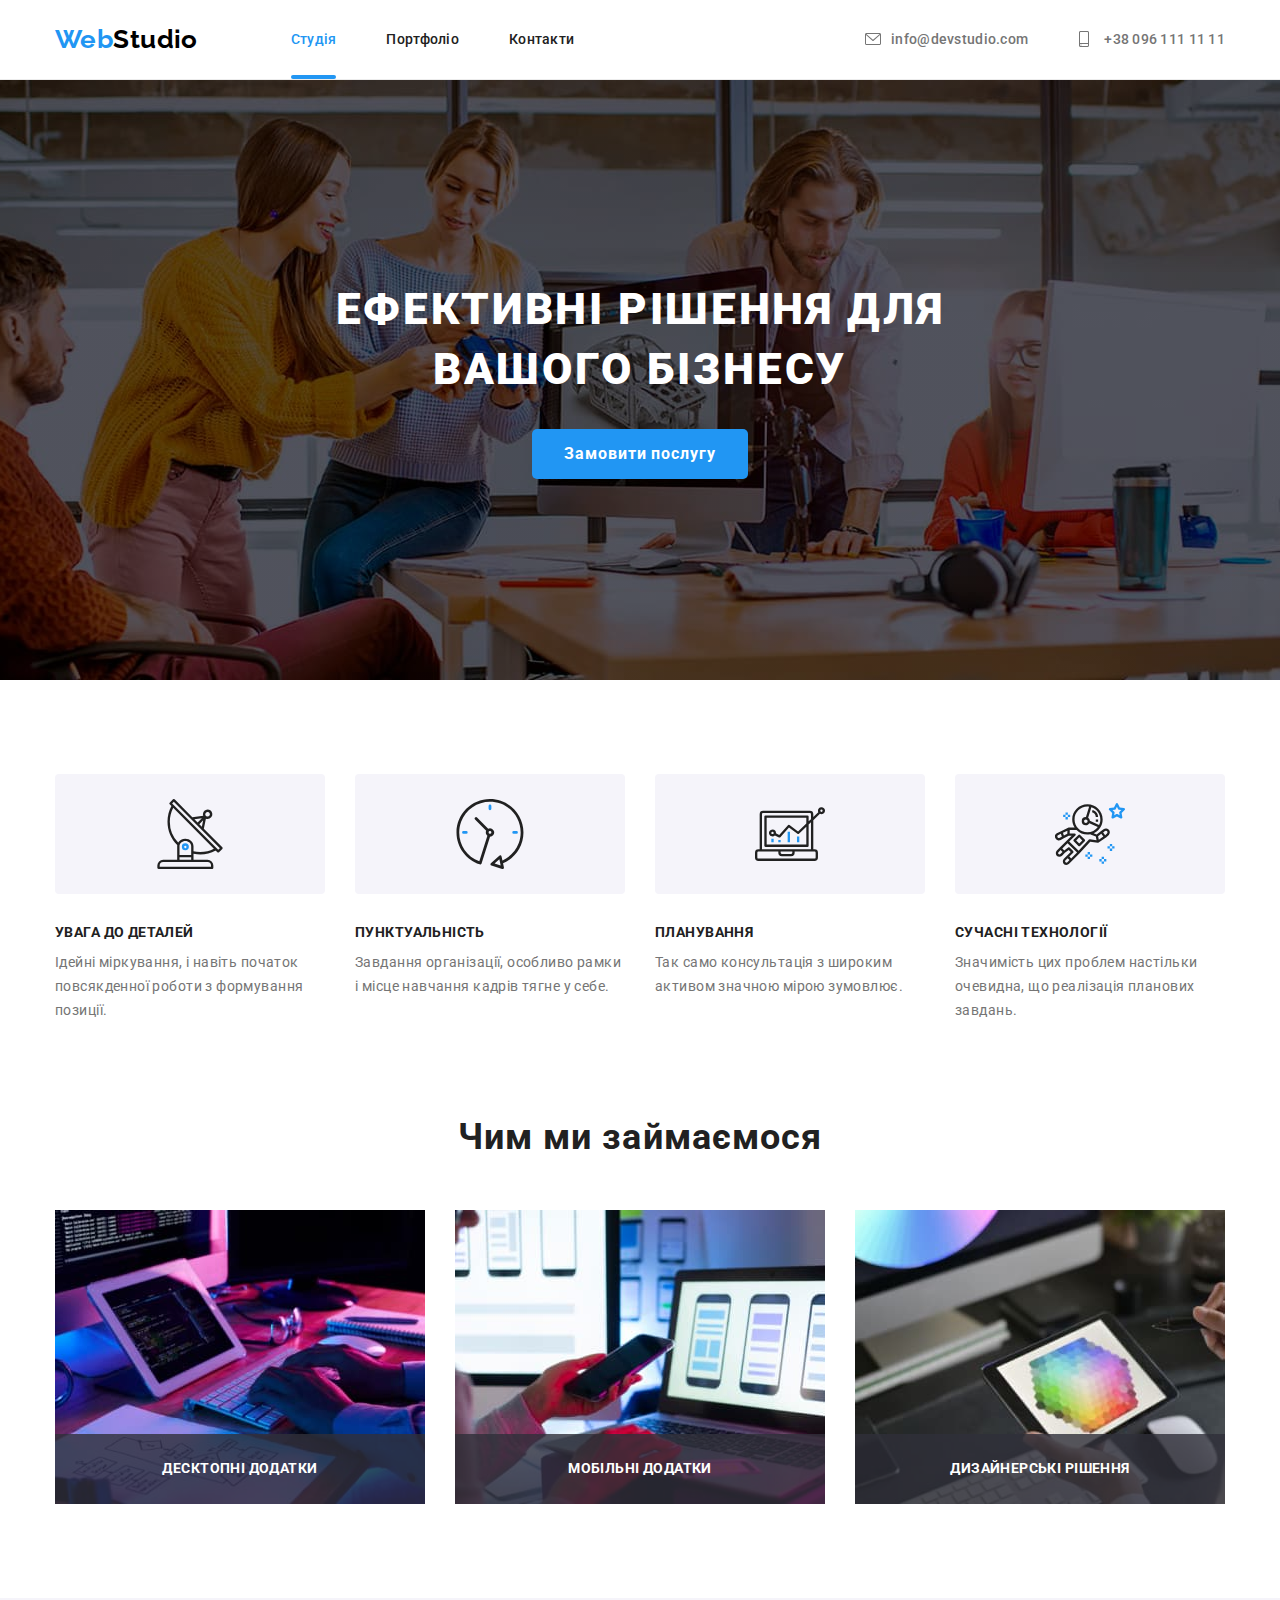
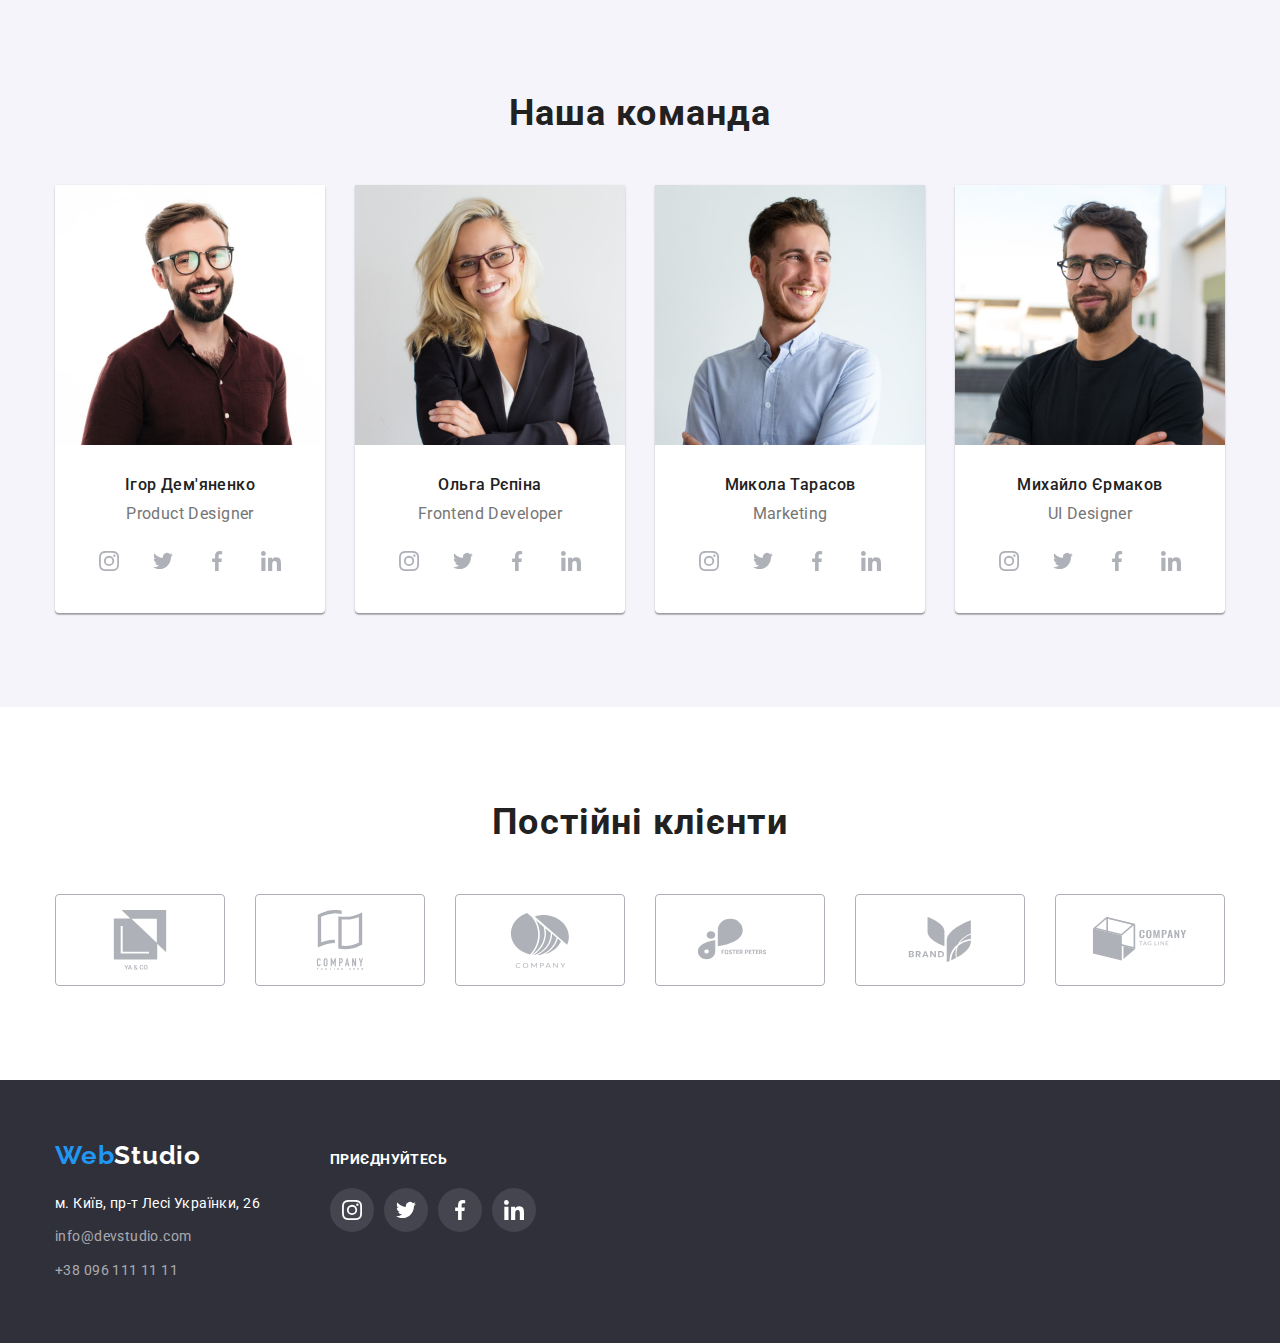
<file: index.html>
<!DOCTYPE html>
<html lang="uk">
<head>
    <meta charset="UTF-8">
    <meta http-equiv="X-UA-Compatible" content="IE=edge">
    <meta name="viewport" content="width=device-width, initial-scale=1.0">
    <title>Web Studio</title>
 
    <link href="https://fonts.googleapis.com/css2?family=Raleway:wght@700&family=Roboto:wght@400;500;700;900&display=swap" rel="stylesheet">
    <link rel="stylesheet" href="https://cdnjs.cloudflare.com/ajax/libs/modern-normalize/1.1.0/modern-normalize.min.css">

    
    <link rel="stylesheet" href="./css/Styles.css">
</head>
<body>
    <header>
        <div class="container header">
            <!-- Лого1 -->
            <a href="./index.html" class="logo link">
                <span class="web">Web</span>Studio</a>
            <!-- Навігація -->
            <nav class="site-nav">
                <ul class="list ">
                    <li class="head-item"><a href="./index.html" class="link current">Студія</a></li>
                    <li class="head-item"><a href="./portfolio.html" class="link ">Портфоліо</a></li>
                    <li class="head-item"><a href="./test.html" class="link">Контакти</a></li>
                </ul>
            </nav>
            <!-- Контакти шапки -->
                <ul class="list head-list">
                    <li class="head-item">
                        <a href="mailto:info@devstudio.com" class="head-contact link">
                            <svg class="head-icon envelope">
                                <use href="./images/sprite.svg#envelope" width=16 height=16></use>
                            </svg>
                            info@devstudio.com
                        </a>
                    </li>
                    <li class="head-item">
                        <a href="tel:+380961111111" class="head-contact link">
                                <svg class="head-icon smartphone">
                                    <use href="./images/spriten.svg#smartphone" width="12" height="16" class="smartphone"></use>
                                </svg>
                            +38 096 111 11 11
                        </a>
                    </li>
                </ul>
        </div>
    </header>   
  
    <main>
            <!-- герой -->
            <section class="hero">
                <div class="container">
                    <h1 class="hero-title">Ефективні рішення для вашого бізнесу</h1>
                    <button type="button" class="button primary" data-modal-open>Замовити послугу </button>
                </div>
            </section>
            <!-- Переваги -->
            <section class="section">
                <div class="container">
                    <h2 class="visually-hidden">Переваги</h2>
                    <ul class="list feature">
                        <li class="feature-item">
                            <div class="feature-icon">
                            <svg aria-label="feature-icon antenna" 
                                class="feature-svg">
                                <use href="./images/sprite.svg#antenna" class="icon">
                                </use>
                            </svg>
                            </div>
                            <h3 class="title">Увага до деталей</h3>
                            <p class="feature-text">Ідейні міркування, і навіть початок повсякденної роботи з формування позиції.</p>
                        </li>
                        <li class="feature-item">
                            <div class="feature-icon">
                                <svg aria-label="feature-icon clock" class="feature-svg">
                                    <use href="./images/sprite.svg#clock" class="icon">
                                    </use>
                                </svg>
                            </div>
                            <h3 class="title">Пунктуальність</h3>
                            <p class="feature-text">Завдання організації, особливо рамки і місце навчання кадрів тягне у себе.</p>
                        </li>
                        <li class="feature-item">
                            <div class="feature-icon">
                                <svg aria-label="feature-icon antenna" class="feature-svg">
                                    <use href="./images/sprite.svg#diagram" class="icon">
                                    </use>
                                </svg>
                            </div>
                            <h3 class="title">Планування</h3>
                            <p class="feature-text">Так само консультація з широким активом значною мірою зумовлює.</p>
                        </li>
                        <li class="feature-item">
                            <div class="feature-icon">
                                <svg aria-label="feature-icon antenna" class="feature-svg">
                                    <use href="./images/sprite.svg#astronaut" class="icon">
                                    </use>
                                </svg>
                            </div>
                            <h3 class="title">Сучасні технології</h3>
                            <p class="feature-text">Значимість цих проблем настільки очевидна, що реалізація планових завдань.</p>
                        </li>
                    </ul>
                </div>
            </section>
            <!-- Чим ми займаємося -->

            <section class="section technology">
               <div class="container">
                <h2 class="section-title">Чим ми займаємося</h2>
                <ul class="list">
                    <li class="tech-list">
                        <img src="./images/box1.jpg" alt="Ком'ютер" width="370">
                        <p class="tech-description">Десктопні Додатки</p>
                    </li>
                    <li class="tech-list">
                        <img src="./images/box2.jpg" alt="Ноутбук" width="370">
                        <p class="tech-description">Мобільні додатки</p>
                    </li>
                    <li class="tech-list">
                        <img src="./images/box3.jpg" alt="Планшет" width="370">
                        <p class="tech-description">
                            Дизайнерські рішення
                        </p>
                    </li>
                </ul>
               </div>
            </section>

            <!-- команда -->
            <section class="section team-bcg">
                <div class="container">
                    <h2 class="section-title">Наша команда</h2>
                    <ul class="list team">
                        <li class="team-li">
                            <img src="./images/ihor.jpg" alt="Ігор Дем'яненко" width="270">
                            <div class="team-names">
                            <h3 class="title">Ігор Дем'яненко</h3>
                            <p class="job">Product Designer</p>
                                <ul class="list team-social">
                                    <li class="social-list">
                                        <a href="" class="social-link">
                                            <svg width="44px" height="44px" class="social-block">
                                                <use href="./images/sprite.svg#instagram" class="social-icon"></use>
                                            </svg>
                                        </a>
                                    </li>
                                    <li class="social-list">
                                        <a href="" class="social-link">
                                            <svg width="44px" height="44px" class="social-block">
                                                <use href="./images/sprite.svg#twitter" class="social-icon"></use>
                                            </svg>
                                        </a>
                                    </li>
                                    <li class="social-list">
                                        <a href="" class="social-link">
                                            <svg width="44px" height="44px" class="social-block">
                                                <use href="./images/sprite.svg#facebook" class="social-icon"></use>
                                            </svg>
                                        </a>
                                    </li>
                                    <li class="social-list">
                                        <a href="" class="social-link">
                                            <svg width="44px" height="44px" class="social-block">
                                                <use href="./images/sprite.svg#linkedin" class="social-icon"></use>
                                            </svg>
                                        </a>
                                    </li>
                                </ul>
                            </div>
                        </li>
                        <li class="team-li">
                            <img src="./images/olha.jpg" alt="Ольга Рєпіна" width="270">
                            <div class="team-names">
                            <h3 class="title">Ольга Рєпіна</h3>
                            <p class="job">Frontend Developer</p>
                            <div class="team-socials-div">
                                <ul class="list team-social">
                                    <li class="social-list">
                                        <a href="" class="social-link">
                                            <svg width="44px" height="44px" class="social-block">
                                                <use href="./images/sprite.svg#instagram" class="social-icon"></use>
                                            </svg>
                                        </a>
                                    </li>
                                    <li class="social-list">
                                        <a href="" class="social-link">
                                            <svg width="44px" height="44px" class="social-block">
                                                <use href="./images/sprite.svg#twitter" class="social-icon"></use>
                                            </svg>
                                        </a>
                                    </li>
                                    <li class="social-list">
                                        <a href="" class="social-link">
                                            <svg width="44px" height="44px" class="social-block">
                                                <use href="./images/sprite.svg#facebook" class="social-icon"></use>
                                            </svg>
                                        </a>
                                    </li>
                                    <li class="social-list">
                                        <a href="" class="social-link">
                                            <svg width="44px" height="44px" class="social-block">
                                                <use href="./images/sprite.svg#linkedin" class="social-icon"></use>
                                            </svg>
                                        </a>
                                    </li>
                                </ul>
                            </div>
                            </div>
                        </li>
                        <li class="team-li">
                            <img src="./images/mykola.jpg" alt="Микола Тарасов" width="270">
                            <div class="team-names">
                            <h3 class="title">Микола Тарасов</h3>
                            <p class="job">Marketing</p>
                            <div class="team-socials-div">
                                <ul class="list team-social">
                                    <li class="social-list">
                                        <a href="" class="social-link">
                                            <svg width="44px" height="44px" class="social-block">
                                                <use href="./images/sprite.svg#instagram" class="social-icon"></use>
                                            </svg>
                                        </a>
                                    </li>
                                    <li class="social-list">
                                        <a href="" class="social-link">
                                            <svg width="44px" height="44px" class="social-block">
                                                <use href="./images/sprite.svg#twitter" class="social-icon"></use>
                                            </svg>
                                        </a>
                                    </li>
                                    <li class="social-list">
                                        <a href="" class="social-link">
                                            <svg width="44px" height="44px" class="social-block">
                                                <use href="./images/sprite.svg#facebook" class="social-icon"></use>
                                            </svg>
                                        </a>
                                    </li>
                                    <li class="social-list">
                                        <a href="" class="social-link">
                                            <svg width="44px" height="44px" class="social-block">
                                                <use href="./images/sprite.svg#linkedin" class="social-icon"></use>
                                            </svg>
                                        </a>
                                    </li>
                                </ul>
                            </div>
                            </div>
                        </li>
                        <li class="team-li">
                            <img src="./images/myhaylo.jpg" alt="Михайло Єрмаков" width="270">
                            <div class="team-names">
                            <h3 class="title">Михайло Єрмаков</h3>
                            <p class="job">UI Designer</p>
                            <div class="team-socials-div">
                                <ul class="list team-social">
                                    <li class="social-list">
                                        <a href="" class="social-link">
                                            <svg width="44px" height="44px" class="social-block">
                                                <use href="./images/sprite.svg#instagram" class="social-icon"></use>
                                            </svg>
                                        </a>
                                    </li>
                                    <li class="social-list">
                                        <a href="" class="social-link">
                                            <svg width="44px" height="44px" class="social-block">
                                                <use href="./images/sprite.svg#twitter" class="social-icon"></use>
                                            </svg>
                                        </a>
                                    </li>
                                    <li class="social-list">
                                        <a href="" class="social-link">
                                            <svg width="44px" height="44px" class="social-block">
                                                <use href="./images/sprite.svg#facebook" class="social-icon"></use>
                                            </svg>
                                        </a>
                                    </li>
                                    <li class="social-list">
                                        <a href="" class="social-link">
                                            <svg width="44px" height="44px" class="social-block">
                                                <use href="./images/sprite.svg#linkedin" class="social-icon"></use>
                                            </svg>
                                        </a>
                                    </li>
                                </ul>
                            </div>
                            </div>
                        </li>
                    </ul>
                </div>
            </section>

            <!-- постійні клієнти -->
            <section class="section">
                <div class="container">
                    <h2 class="section-title">Постійні клієнти</h2>
                    <ul class="list clients-list">
                        <li class="clients-item">
                            <a href="#" class=clients-link>
                                <svg class="clients-icon">
                                    <use href="./images/sprite.svg#client-one" ></use>
                                </svg>
                            </a>
                        </li>
                        <li class="clients-item">
                            <a href="#" class=clients-link>
                                <svg class="clients-icon">
                                    <use href="./images/sprite.svg#client-two" ></use>
                                </svg>
                            </a>
                        </li>
                        <li class="clients-item">
                            <a href="#" class=clients-link>
                                <svg class="clients-icon">
                                    <use href="./images/sprite.svg#client-three" ></use>
                                </svg>
                            </a>
                        </li>
                        <li class="clients-item">
                            <a href="#" class=clients-link>
                                <svg class="clients-icon">
                                    <use href="./images/spriten.svg#client-fourn" ></use>
                                </svg>
                            </a>
                        </li>
                         <li class="clients-item">
                            <a href="#" class=clients-link>
                                <svg class="clients-icon" width="106" height="60">
                                    <use href="./images/spriten.svg#client-fiven" ></use>
                                </svg>
                            </a>
                        </li>
                        <li class="clients-item">
                            <a href="#" class=clients-link>
                                <svg class="clients-icon">
                                    <use href="./images/spriten.svg#client-sixn" ></use>
                                </svg>
                            </a>
                        </li>
                </ul>
            </div>
            </section>
        
    </main>
    
    <footer class="foot">
        <div class="container container-foot">
            <div>
                <a href="./index.html" class="logo logo-foot link">
                    <span class="web">Web</span>Studio</a>
                <address class="address">
                    <ul class="list ">
                        <li><a href="https://goo.gl/maps/WEHEHAfVCG1a7tQ68" target="_blank" rel="noreferrer noopener"
                                class="address-foot link">
                                м. Київ, пр-т Лесі Українки, 26</a></li>
                        <li><a href="mailto:info@devstudio.com" class="contact-foot link">info@devstudio.com</a></li>
                        <li><a href="tel:+380961111111" class="contact-foot link">+38 096 111 11 11</a></li>
                    </ul>
                </address>
            </div>
            <div class="invite-footer">
                <p class="invite-title">
                    Приєднуйтесь
                </p>
                <ul class="list ivite-list">
                    <li>
                        <a href="" class="invite-link">
                            <svg class="icon-foot">
                                <use href="./images/sprite.svg#instagram" width="20px" height="20px"></use>
                            </svg>
                        </a>
                    </li>
                    <li>
                        <a href="" class="invite-link">
                            <svg class="icon-foot">
                                <use href="./images/sprite.svg#twitter" width="20px" height="20px"></use>
                            </svg>
                        </a>
                    </li>
                    <li>
                        <a href="" class="invite-link">
                            <svg class="icon-foot">
                                <use href="./images/sprite.svg#facebook" width="20px" height="20px"></use>
                            </svg>
                        </a>
                    </li>
                    <li>
                        <a href="" class="invite-link">
                            <svg class="icon-foot">
                                <use href="./images/sprite.svg#linkedin" width="20px" height="20px"></use>
                            </svg>
                        </a>
                    </li>
                </ul>
            </div>
        </div>
    </footer>
    <div class="backdrop is-hidden" data-modal>
        <div class="modal">
            <button class="button modal-close-button"  data-modal-close>
                <svg class="modal-exit"  width="30" height="30">
                    <use href="./images/spriten.svg#close" class="modal-use"></use></svg>
            </button>
        </div>
    </div>

    <script src="./js/modal.js"></script>
</body>
</html>
</file>
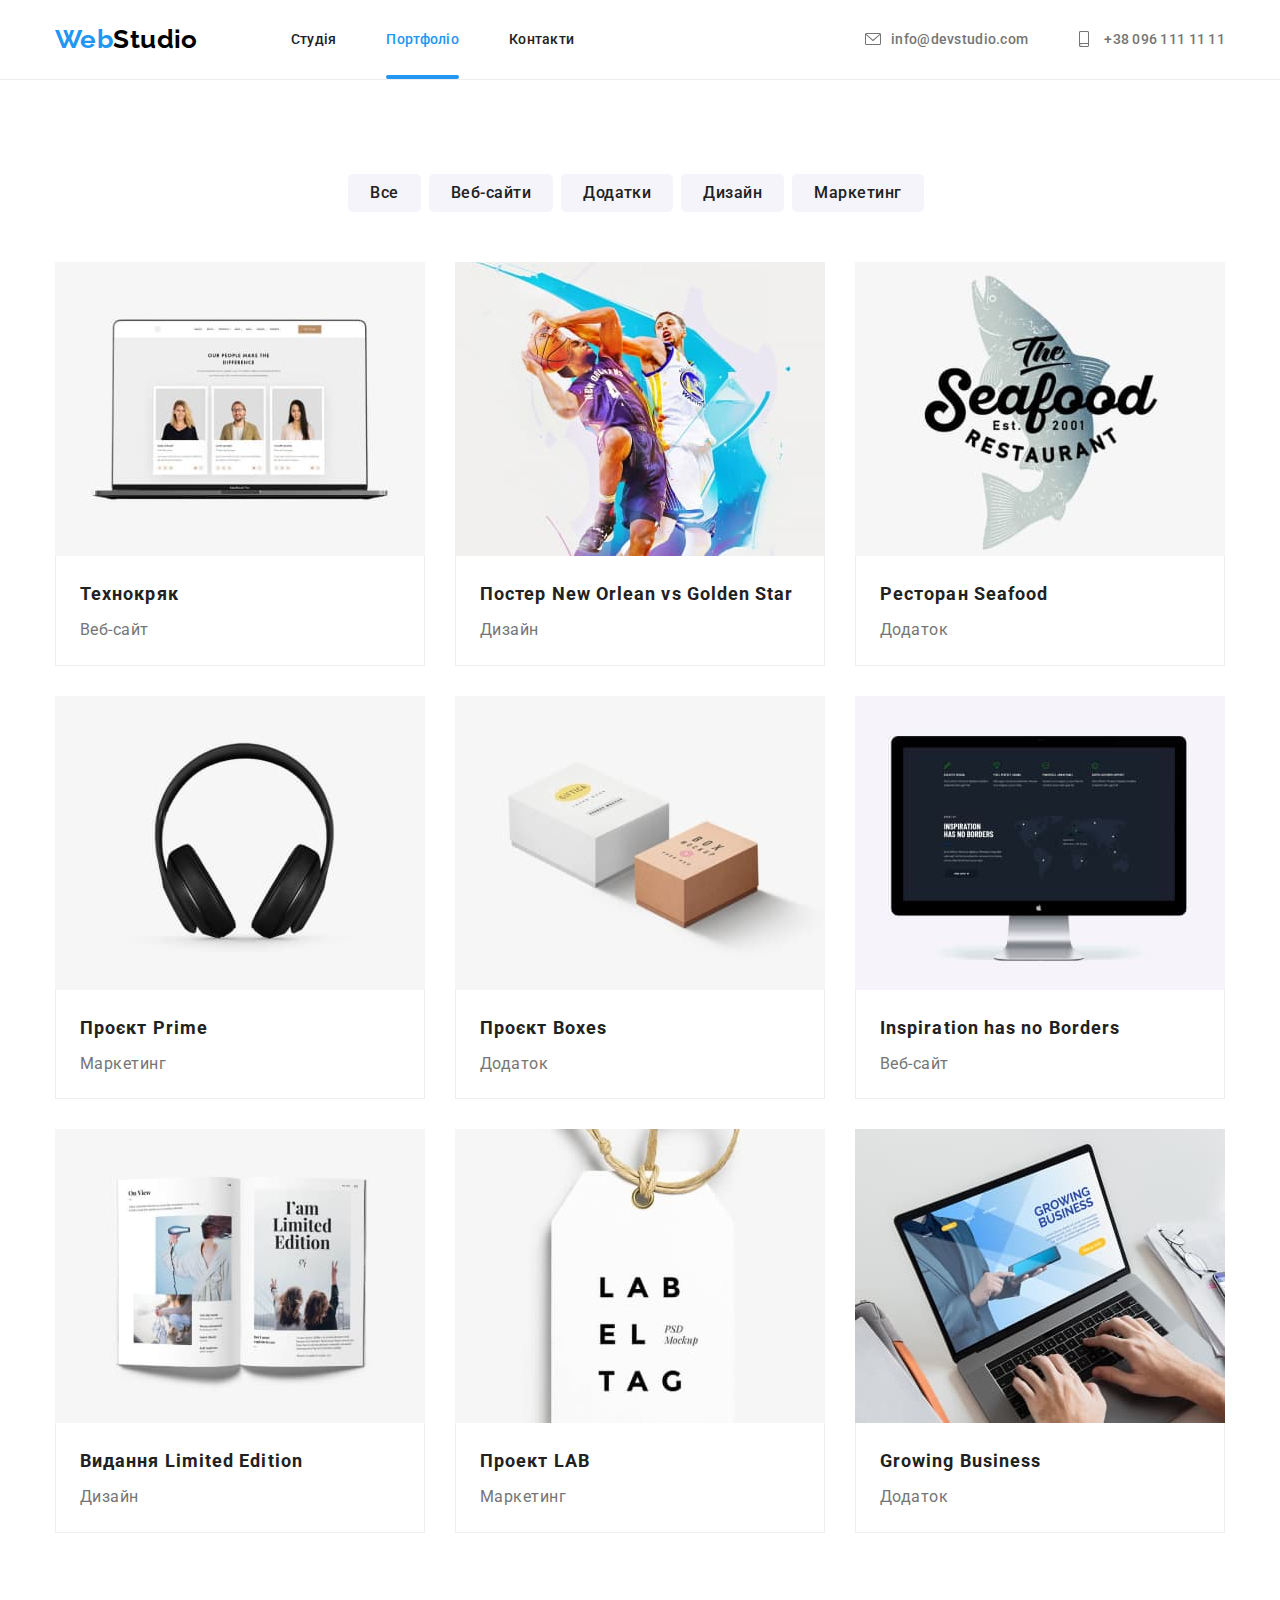
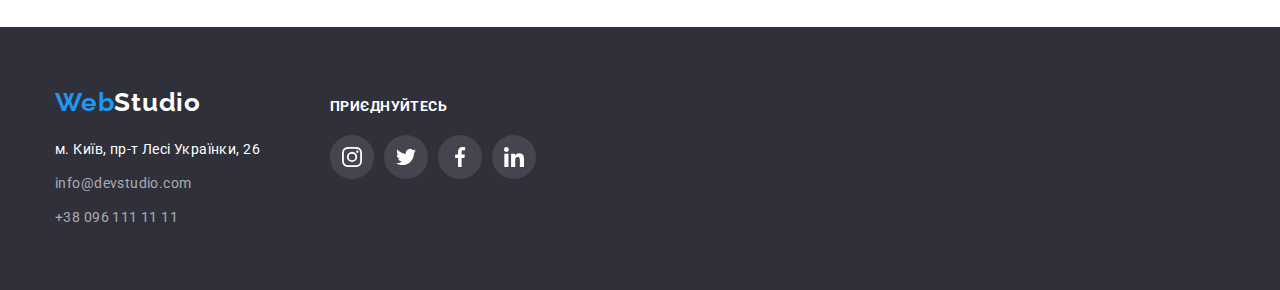
<file: portfolio.html>
<!DOCTYPE html>
<html lang="uk">

<head>
    <meta charset="UTF-8">
    <meta http-equiv="X-UA-Compatible" content="IE=edge">
    <meta name="viewport" content="width=device-width, initial-scale=1.0">
    <title>Portfolio</title>

    <link
        href="https://fonts.googleapis.com/css2?family=Raleway:wght@700&family=Roboto:wght@400;500;700;900&display=swap"
        rel="stylesheet">
    <link rel="stylesheet"
        href="https://cdnjs.cloudflare.com/ajax/libs/modern-normalize/1.1.0/modern-normalize.min.css">


    <link rel="stylesheet" href="./css/Styles.css">
</head>

<body>
    <!-- header -->
    <header>
        <div class="container header">
            <!-- Лого1 -->
            <a href="./index.html" class="logo link">
                <span class="web">Web</span>Studio</a>
            <!-- Навігація -->
            <nav class="site-nav">
                <ul class="list ">
                    <li class="head-item"><a href="./index.html" class="link ">Студія</a></li>
                    <li class="head-item item-current"><a href="./portfolio.html" class="link current">Портфоліо</a></li>
                    <li class="head-item"><a href="#" class="link">Контакти</a></li>
                </ul>
            </nav>
            <!-- Контакти шапки -->
            <ul class="list head-list">
                <li class="head-item">
                    <a href="mailto:info@devstudio.com" class="head-contact link">
                        <svg class="head-icon envelope">
                            <use href="./images/sprite.svg#envelope" width=16 height=16></use>
                        </svg>
                        info@devstudio.com
                    </a>
                </li>
                <li class="head-item">
                    <a href="tel:+380961111111" class="head-contact link">
                        <svg class="head-icon smartphone">
                            <use href="./images/spriten.svg#smartphone" width="12px" height="16px" class="smartphone">
                            </use>
                        </svg>
                        +38 096 111 11 11
                    </a>
                </li>
            </ul>
        </div>
    </header>

    <main>
        <!-- Навігація сторінки -->

        <section class="section filter">
            <div class="container">
                <h1 class="visually-hidden">Приклади робот</h1>
                <ul class="list filter-buttons">
                    <li><button type="button" class="button secondary ">Все</button></li>
                    <li><button type="button" class="button secondary">Веб-сайти </button></li>
                    <li><button type="button" class="button secondary">Додатки </button></li>
                    <li><button type="button" class="button secondary">Дизайн </button></li>
                    <li><button type="button" class="button secondary">Маркетинг </button></li>
                </ul>
                <ul class="list examples">
                    <li>
                        <a href="#" class="example-link">
                            <div class="example-img">
                                <img src="./images/tehnokryak.jpg" alt="Технокряк" width="370">
                                <p class="example-text">
                                    Ресурс пропонує комплексні пропозиції з різним рівнем функціоналу та сервісів. Все це дозволить відвідувачу отримати
                                    вичерпні відомості про компанію чи приватну особу.
                                </p>
                            </div>
                            <div class="frame">
                                <h3 class="title">Технокряк</h3>
                                <p class="example-category">Веб-сайт</p>
                            </div>
                        </a>
                    </li>
                    <li>
                        <a href="#" class="example-link">
                            <div class="example-img">
                                <img src="./images/poster.jpg" alt="Постер New Orlean vs Golden Star" width="370">
                                <p class="example-text">
                                    Ресурс пропонує комплексні пропозиції з різним рівнем функціоналу та сервісів. Все це дозволить відвідувачу отримати вичерпні відомості про компанію чи приватну особу.
                                </p>
                            </div>
                            <div class="frame">
                                <h3 class="title">Постер New Orlean vs Golden Star</h3>
                                <p class="example-category">Дизайн</p>
                            </div>
                        </a>
                    </li>
                    <li>
                        <a href="#" class="example-link">
                            <div class="example-img">
                                <img src="./images/seafood.jpg" alt="Ресторан Seafood" width="370">
                                <p class="example-text">
                                    Ресурс пропонує комплексні пропозиції з різним рівнем функціоналу та сервісів. Все це дозволить відвідувачу отримати вичерпні відомості про компанію чи приватну особу.
                                </p>
                            </div>
                            <div class="frame">
                                <h3 class="title">Ресторан Seafood</h3>
                                <p class="example-category">Додаток</p>
                            </div>
                        </a>
                    </li>
                    <li>
                        <a href="#" class="example-link">
                            <div class="example-img">
                                <img src="./images/prime.jpg" alt="Проєкт Prime" width="370">
                                <p class="example-text">
                                    Ресурс пропонує комплексні пропозиції з різним рівнем функціоналу та сервісів. Все це дозволить відвідувачу отримати вичерпні відомості про компанію чи приватну особу.
                                </p>
                            </div>
                            <div class="frame">
                                <h3 class="title">Проєкт Prime</h3>
                                <p class="example-category">Маркетинг</p>
                            </div>
                        </a>
                    </li>
                    <li>
                        <a href="#" class="example-link">
                            <div class="example-img">
                                <img src="./images/boxes.jpg" alt="Проєкт Boxes" width="370">
                                <p class="example-text">
                                    Ресурс пропонує комплексні пропозиції з різним рівнем функціоналу та сервісів. Все це дозволить відвідувачу отримати вичерпні відомості про компанію чи приватну особу.
                                </p>
                            </div>
                            <div class="frame">
                                <h3 class="title">Проєкт Boxes</h3>
                                <p class="example-category">Додаток</p>
                            </div>
                        </a>
                    </li>
                    <li>
                        <a href="#" class="example-link">
                            <div class="example-img">
                                <img src="./images/inspiration.jpg" alt="Inspiration has no Borders" width="370">
                                <p class="example-text">
                                    Ресурс пропонує комплексні пропозиції з різним рівнем функціоналу та сервісів. Все це дозволить відвідувачу отримати
                                    вичерпні відомості про компанію чи приватну особу.
                                </p>
                            </div>
                            <div class="frame">
                                <h3 class="title">Inspiration has no Borders</h3>
                                <p class="example-category">Веб-сайт</p>
                            </div>
                        </a>
                    </li>
                    <li>
                        <a href="#" class="example-link">
                            <div class="example-img">
                                <img src="./images/limitededition.jpg" alt="Видання Limited Edition" width="370">
                                <p class="example-text">
                                    Ресурс пропонує комплексні пропозиції з різним рівнем функціоналу та сервісів. Все це дозволить відвідувачу отримати вичерпні відомості про компанію чи приватну особу.
                                </p>
                            </div>
                            <div class="frame">
                                <h3 class="title">Видання Limited Edition</h3>
                                <p class="example-category">Дизайн</p>
                            </div>
                        </a>
                    </li>
                    <li>
                        <a href="#" class="example-link">
                            <div class="example-img">
                                <img src="./images/lab.jpg" alt="Проєкт LAB" width="370">
                                <p class="example-text">
                                    Ресурс пропонує комплексні пропозиції з різним рівнем функціоналу та сервісів. Все це дозволить відвідувачу
                                    отримати вичерпні відомості про компанію чи приватну особу.
                                </p>
                            </div>
                            <div class="frame">
                                <h3 class="title">Проект LAB</h3>
                                <p class="example-category">Маркетинг</p>
                            </div>
                        </a>
                    </li>
                    <li>
                        <a href="#" class="example-link">
                            <div class="example-img">
                                <img src="./images/growingbusiness.jpg" alt="Growing Business" width="370">
                                <p class="example-text">
                                    Ресурс пропонує комплексні пропозиції з різним рівнем функціоналу та сервісів. Все це дозволить відвідувачу
                                    отримати вичерпні відомості про компанію чи приватну особу.
                                </p>
                            </div>
                            <div class="frame">
                                <h3 class="title">Growing Business</h3>
                                <p class="example-category">Додаток</p>
                            </div>
                        </a>
                    </li>
                </ul>
            </div>
        </section>

    </main>


    <!-- footer -->
    <footer class="foot">
        <div class="container container-foot">
            <div>
                <a href="./index.html" class="logo logo-foot link">
                    <span class="web">Web</span>Studio</a>
                <address class="address">
                    <ul class="list ">
                        <li><a href="https://goo.gl/maps/WEHEHAfVCG1a7tQ68" target="_blank" rel="noreferrer noopener"
                                class="address-foot link">
                                м. Київ, пр-т Лесі Українки, 26</a></li>
                        <li><a href="mailto:info@devstudio.com" class="contact-foot link">info@devstudio.com</a></li>
                        <li><a href="tel:+380961111111" class="contact-foot link">+38 096 111 11 11</a></li>
                    </ul>
                </address>
            </div>
            <div class="invite-footer">
                <p class="invite-title">
                    Приєднуйтесь
                </p>
                <ul class="list ivite-list">
                    <li>
                        <a href="" class="invite-link">
                            <svg class="icon-foot">
                                <use href="./images/sprite.svg#instagram" width="20px" height="20px"></use>
                            </svg>
                        </a>
                    </li>
                    <li>
                        <a href="" class="invite-link">
                            <svg class="icon-foot">
                                <use href="./images/sprite.svg#twitter" width="20px" height="20px"></use>
                            </svg>
                        </a>
                    </li>
                    <li>
                        <a href="" class="invite-link">
                            <svg class="icon-foot">
                                <use href="./images/sprite.svg#facebook" width="20px" height="20px"></use>
                            </svg>
                        </a>
                    </li>
                    <li>
                        <a href="" class="invite-link">
                            <svg class="icon-foot">
                                <use href="./images/sprite.svg#linkedin" width="20px" height="20px"></use>
                            </svg>
                        </a>
                    </li>
                </ul>
            </div>
        </div>
    </footer>

</body>

</html>
</file>
<file: css/Styles.css>
/* 111
осн.цвет фона #F5F5F5
вторичный фон #F5F4FA
фон футер #2F303A
фон хэдэра #FFFFFF

заглавия #212121
текст #757575
акцент #FFFFFF
футер контакты rgba(255, 255, 255, 0.6)
ховер 2196F3

ширина 1170 пх
гаттер 30 пх
=> windth 1200 px
*/

:root {--primary-text-color: #757575;
        --title-text-color: #212121;
        --hover-tet-color: #2196F3;
        --primary-bcg-color: #FFFFFF;
        --secondary-bcg-color: #F5F4FA;
        --footer-bcg-color: #2F303A;
        --primary-link-color: #AFB1B8;
        --transition-dur-func: 950ms, cubic-bezier(0.4, 0, 0.2, 1);
}

body {
    background-color: var(--primary-bcg-color);
    color: var(--primary-text-color);

    font-family: roboto, sans-serif;
    font-style: normal;
    letter-spacing: 0.03em;
    font-size: 14px;
}


h1,
h2,
h3,
h4,
h5,
h6,
p {
    margin: 0;
}

img {
    display: block;
    max-width: 100%;
    height: auto;
}

.list {list-style: none;
    padding-left: 0;
    margin: 0;
}

.container {
    width: 1200px;
    margin: 0 auto;
    padding: 0 15px;
}


/* head  */
.container.header {
    display: flex;
    align-items: center;
}

header {border-bottom: 1px solid #ECECEC;
    padding: 24px 0;
}

.logo {color: #000000;
        font-family: raleway, sans-serif;
        font-weight: 700;
        font-size: 26px;
        line-height: 1.2;
        margin-left: 0;
}

.web {color: var(--hover-tet-color);}

.link {
    text-decoration: none;


}

.site-nav {
    margin-left: 93px;
}

.site-nav .list {
    display: flex;   
}  


.site-nav .link{
    color: var(--title-text-color);

    font-weight: 500;
    font-size: 14px;
    line-height: 1.2;
    letter-spacing: 0.02em;

    transition-property: color;
    transition-duration: 250ms;
    transition-timing-function: cubic-bezier(0.4, 0, 0.2, 1);
}

.site-nav .link:hover,
.site-nav .link:focus {
    color: var(--hover-tet-color);}


.site-nav .current {
    position: relative;
    color: var(--hover-tet-color);
    padding: 32px 0;
}

.current::after {
    content: '';
    position: absolute;
    left: 0;
    bottom: 0;

    display: block;
    width: 100%;
    height: 4px;
    border-radius: 4px;
    background-color: var(--hover-tet-color);
}

.head-list {
    display: flex;
    margin-left: auto;
}

.head-item:not(:first-child) {margin-left: 50px}

.head-contact {
    display: flex;
    color: var(--primary-text-color);
    font-weight: 500;
    font-size: 14px;
    line-height: 1.2;
    letter-spacing: 0.02em;

    transition-property: color, fill;
    transition-duration: 250ms;
    transition-timing-function: cubic-bezier(0.4, 0, 0.2, 1);
}

.head-contact:hover,
.head-contact:focus
 {
    color: var(--hover-tet-color);
    fill: var(--hover-tet-color);
}

.head-icon {
    width: 16px;
    height: 16px;
    margin-right: 10px;
    fill: currentColor;
}

/* .smartphone {
    width: 10px;
    height:12px;} */


.section {
    padding-bottom: 94px;
    padding-top: 94px;
}

/* hero  */
.hero {    
    text-align: center;
    padding: 200px 0;
    background-image:
        linear-gradient(to right,
        rgba(0, 0, 0, .4),
        rgba(0, 0, 0, .4)),
        url('../images/hero.jpg');
    background-repeat: no-repeat;
    background-size: cover;
    background-position: center;
    max-width: 1600px;
    height: 600px;
    margin: 0, auto;

} 

.hero-title {
    font-weight: 900;
    font-size: 44px;
    line-height: 1.35;
    text-align: center;
    letter-spacing: 0.06em;
    text-transform: uppercase;
    color: #ffffff;

    margin: auto;
    margin-bottom: 30px;
    width: 696px;
}

.button.primary {
    color: #ffffff;
    background-color: var(--hover-tet-color);
    border: none;
    border-radius: 5px;
    cursor: pointer;
     
    min-width: 215px;
    font-family: inherit;
    padding: 10px 32px;
    
    font-weight: 700;
    font-size: 16px;
    line-height: 1.88;
    letter-spacing: 0.06em;
}

/* переваги  */

.section .list {
    display: flex;
}

.section-title {
    margin-bottom: 50px;
}


.feature .feature-text {
    line-height: 1.7;
    width: 270px;
}


.feature-item:not(:last-child) {
    margin-right: 30px;
}

.visually-hidden {
    position: absolute;
    width: 1px;
    height: 1px;
    margin: -1px;
    border: 0;
    padding: 0;
    
    white-space: nowrap;
    clip-path: inset(100%);
    clip: rect(0 0 0 0);
    overflow: hidden;}

.feature .title {
    color: var(--title-text-color);

    font-weight: 700;
    font-size: 14px;
    line-height: 1.2;
    text-transform: uppercase;
    
    margin-bottom: 10px;
    margin-top: 0;}
    

.section-title {
    color: var(--title-text-color);

    font-weight: 700;
    font-size: 36px;
    line-height: 1.2;
    text-align: center;
    letter-spacing: 0.03em;}

.feature-icon {
    display: flex;
    justify-content: center;
    align-items: center;
    height: 120px;
    background-color: var(--secondary-bcg-color);
    margin-bottom: 30px;
    border-radius: 4px
}

.feature-svg {
    width:70px;
    height:70px;
}

/* Чим ми займаємося */

.technology {padding-top: 0;}

.tech-list:not(:last-child) {
    margin-right: 30px;
}

.tech-list {
    position: relative;
}

.tech-description {
    display: flex;
    font-weight: 700;
    line-height: 1.14;
    text-transform: uppercase;
    width: 370px;
    height: 70px;
    justify-content: center;
    align-items: center;

    position: absolute;
    bottom: 0;
    
    color: var(--primary-bcg-color);
    background-color: rgba(47, 48, 58, .8);
}

/* команда */
.team-bcg {background-color: var(--secondary-bcg-color);}


.list.team {
    text-align: center;
    justify-content: space-between;
}

.team .team-li {
    background-color: var(--primary-bcg-color);
    box-shadow: 0px 1px 3px rgba(0, 0, 0, 0.12), 0px 1px 1px rgba(0, 0, 0, 0.14), 0px 2px 1px rgba(0, 0, 0, 0.2);
    border-radius: 0px 0px 4px 4px;
}

.team .team-li:not(:last-child) {
    margin-right: 30px;
}

.team .title {
    color: var(--title-text-color);

    font-weight: 500;
    font-size: 16px;
    line-height: 1.2;

    margin-bottom: 10px;
}

.team .job {
    font-weight: 400;
    font-size: 16px;
    line-height: 1.2;
    margin-bottom: 16px;
}

.team-names {
    padding-top: 30px;
    padding-bottom: 30px;
}

.team-social {
    display: flex;
    justify-content: center;
    column-gap: 10px}

.team-social .social-list {
    width: 44px;
}

.social-link {
    display: flex;
    justify-content: center;
    align-items: center;
    width: 44px;
    height: 44px;
    border-radius: 50%;
    background-color: var(--primary-bcg-color);
    color: var(--primary-link-color);
    
    transition-property: background-color, color;
    transition-duration: 250ms;
    transition-timing-function: cubic-bezier(0.4, 0, 0.2, 1);

    /* transition: color var(--transition-dur-func), background-color var(--transition-dur-func); */
}

.social-block {
    width: 20px;
    height: 20px;
    fill: currentColor;

}

.social-link:hover,
.social-link:focus {
    background-color: var(--hover-tet-color);
    color: var(--primary-bcg-color);
    /* stroke: var(--primary-bcg-color); */
}

.clients-list {
    display: flex;
    align-items: center;
    gap: 30px;
}

.clients-link {
    display: flex;
    justify-content: center;
    align-items: center;
    width: 170px;
    height: 92px;
    border: 1px solid var(--primary-link-color);
    border-radius: 4px;
    fill: var(--primary-link-color);

    transition-property: border-color, fill;
    transition-duration: 250ms;
    transition-timing-function: cubic-bezier(0.4, 0, 0.2, 1);
}

.clients-link:hover,
.clients-link:focus {
    border-color: var(--hover-tet-color);
    fill: var(--hover-tet-color);
}

.clients-icon {
    width: 106px;
    height: 60px;
    color: currentColor;
}

/* footer */


.foot {
    background-color: var(--footer-bcg-color);
    padding: 60px 0;
}

.foot-blocks {
    display: flex;
}

.foot .logo-foot {
    color: var(--primary-bcg-color);

    font-weight: 700;
    font-size: 26px;
    line-height: 1.2;
    letter-spacing: 0.03em;
}

.address {margin-top: 20px;}

.address li:not(:last-child) {
    margin-bottom: 10px;
}

.address .contact-foot,
.address .address-foot {
    transition-property: color;
    transition-duration: 250ms;
    transition-timing-function: cubic-bezier(0.4, 0, 0.2, 1);
}

.address .contact-foot:hover,
.address .contact-foot:focus,
.address .address-foot:hover,
.address .address-foot:focus {
    color: var(--hover-tet-color);
}

.address {
    font-style: normal;
    font-weight: 400;
    font-size: 14px;
    line-height: 1.7;
    letter-spacing: 0.03em;
}

.address-foot {
    color: var(--primary-bcg-color);
}

.contact-foot {
    color: rgba(255, 255, 255, 0.6);}


.container-foot {
    display: flex;
    align-items: baseline;
}

.invite-footer {
    margin-left: 70px;
}

.invite-title {
    font-family: 'Roboto';
    font-style: normal;
    font-weight: 700;
    font-size: 14px;
    line-height: 1.14;
    letter-spacing: 0.03em;
    text-transform: uppercase;
    color: var(--primary-bcg-color);
    margin-bottom: 20px;
}

.ivite-list {
    display: flex;
    column-gap: 10px;
}

.invite-link {
    display: flex;
    justify-content: center;
    align-items: center;
    width: 44px;
    height: 44px;
    border-radius: 50%;
    background-color: rgba(255, 255, 255, 0.1);

    transition-property: background-color;
    transition-duration: 250ms;
    transition-timing-function: cubic-bezier(0.4, 0, 0.2, 1);
}

.invite-link:hover,
.invite-link:focus {
    background-color: var(--hover-tet-color);
}

.icon-foot {
    width: 20px;
    height: 20px;
    fill: var(--primary-bcg-color);
}

/* кнопки */

.button {
    color: var(--title-text-color);
    background-color: var(--primary-bcg-color);}


.button.secondary { 
    color: var(--title-text-color);
    background-color: #F5F4FA;
    border: none;
    border-radius: 5px;

    font-family: inherit;
    letter-spacing: 00.03em;
    cursor: pointer;

    transition-property: color, background-color, border-color, box-shadow;
    transition-duration: 250ms;
    transition-timing-function: cubic-bezier(0.4, 0, 0.2, 1);
}

.button.secondary:hover,
.button.secondary:focus {
    color: var(--primary-bcg-color);
    background-color: var(--hover-tet-color);
    border-color: var(--hover-tet-color);

    box-shadow: 5px 5px 5px rgb(0 0 0 / 10%),
        5px 5px 5px rgb(0 0 0 / 8%),
        5px 5px 5px rgb(0 0 0 / 12%);
}

/* модальное окно */

.backdrop {
    position: fixed;
    top: 0;
    left: 0;
    width: 100%;
    height: 100%;
    background-color: rgba(0, 0, 0, .5);

    transition-duration: 250ms;
    transition-timing-function: cubic-bezier(0.4, 0, 0.2, 1);
}

.backdrop.is-hidden {
    opacity: 0;
    visibility: hidden;
    pointer-events: none;
}

.modal {
    position: absolute;
    top: 50%;
    left: 50%;
    transform: translate(-50%, -50%);
    background-color: var(--primary-bcg-color);

    min-width: 500px;
    min-height: 200px;
}

.modal-close-button {
    position: absolute;
    top: 8px;
    right: 8px;
    display: flex;
    justify-content: center;
    align-items: center;
    width: 30px;
    height: 30px;
    border-radius: 50%;
    background-color: var(--primary-bcg-color);
    border: 1px solid rgba(0, 0, 0, 0.1);
    padding: 0;
    cursor: pointer;
}

/* portfolio page  */


.filter-buttons {
    display: flex;
    margin-bottom: 50px;
    justify-content: center;
}

.example-link {
    display: block;
    text-decoration: none;
}

.example-link:hover,
.example-link:focus {
    box-shadow: 
        5px 5px 4px 2px grey,
        -5px -5px 4px 2px grey;
}

.example-img {
    position: relative;
    overflow: hidden;
}

.example-text {
    font-weight: 400;
    font-size: 18px;
    line-height: 1.55;  
    letter-spacing: 0.03em;

    position: absolute;
    width: 100%;
    height: 100%;
    padding: 63px 24px;
    color: var(--primary-bcg-color);
    background-color: var(--hover-tet-color);
    
    transition-property: transform;
    transition-duration: 250ms;
    transition-timing-function: cubic-bezier(0.4, 0, 0.2, 1);
}

.example-link:hover .example-text,
.example-link:focus .example-text {
    transform: translateY(-294px);
}

.filter-buttons li {
    margin-right: 8px;
}

.filter .button {
    font-weight: 500;
    font-size: 16px;
    line-height: 1.6;
    letter-spacing: 0.03em;
    padding: 6px 22px;
}

.examples {
    display: flex;
    flex-wrap: wrap;
    gap: 30px;
}

.filter .title {
    color: var(--title-text-color);

    font-weight: 700;
    font-size: 18px;
    line-height: 2;
    letter-spacing: 0.06em;

    margin-bottom: 4px;
}

.example-category {
    font-weight: 400;
    font-size: 16px;
    line-height: 1.8;
    letter-spacing: 0.03em;
    color: var(--primary-text-color);
}



.frame {
    border-bottom: 1px solid #EEEEEE;
    border-left: 1px solid #EEEEEE;
    border-right: 1px solid #EEEEEE;
    padding:20px 24px;
}
</file>
